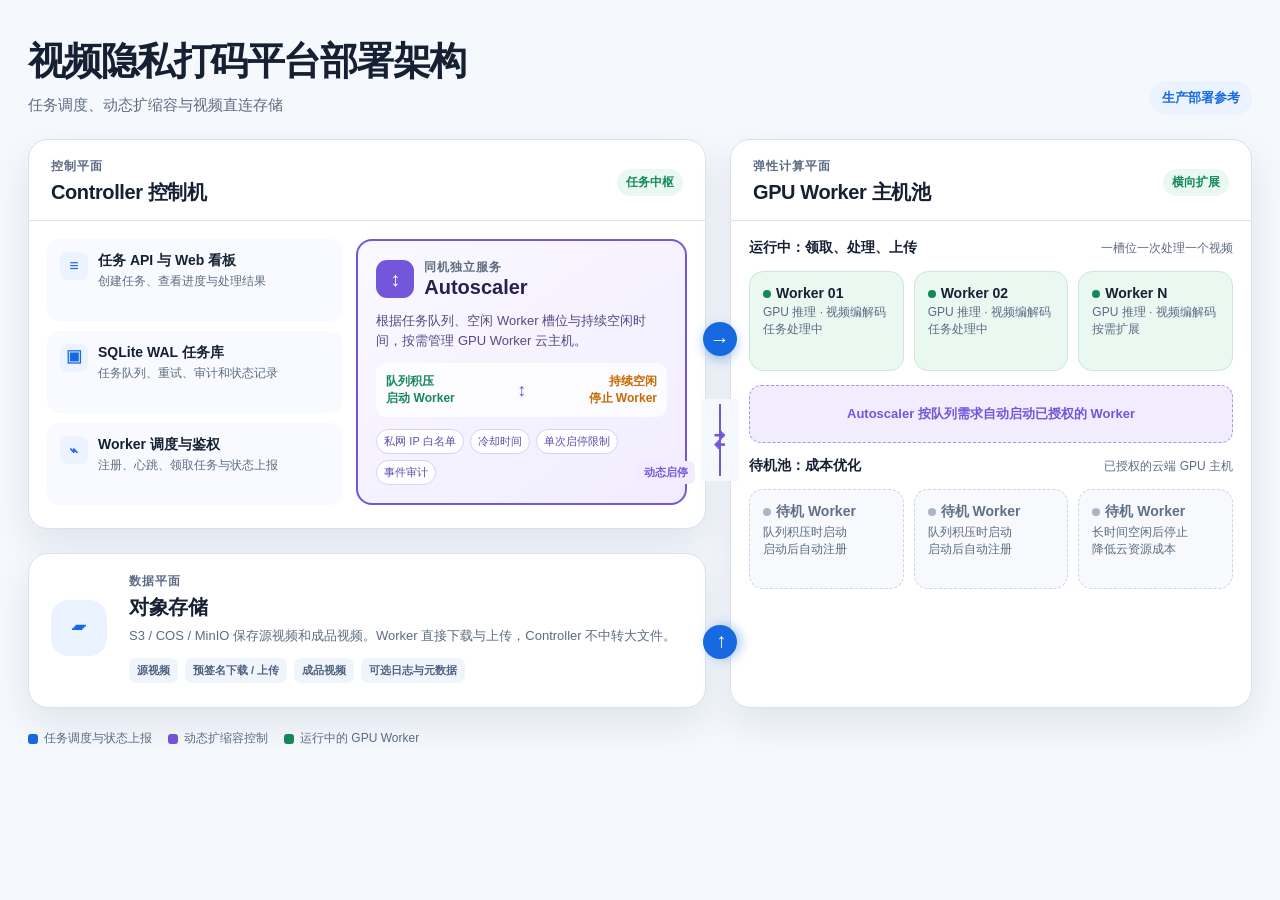
<file: introduction/部署架构图.html>
<!doctype html>
<html lang="zh-CN">
<head>
  <meta charset="utf-8">
  <meta name="viewport" content="width=device-width, initial-scale=1">
  <title>视频隐私打码平台部署架构</title>
  <style>
    :root {
      --ink: #162033;
      --muted: #5d6b82;
      --line: #d9e2ef;
      --surface: #ffffff;
      --canvas: #f5f8fc;
      --blue: #1769e0;
      --blue-soft: #eaf3ff;
      --purple: #7356d9;
      --purple-soft: #f1edff;
      --green: #16885b;
      --green-soft: #e9f8f0;
      --orange: #c96b00;
      --orange-soft: #fff4e7;
      --shadow: 0 16px 35px rgba(41, 67, 106, .10);
    }

    * { box-sizing: border-box; }

    body {
      margin: 0;
      color: var(--ink);
      background: var(--canvas);
      font-family: -apple-system, BlinkMacSystemFont, "Segoe UI", "PingFang SC", "Microsoft YaHei", sans-serif;
    }

    .page { max-width: 1440px; margin: 0 auto; padding: 36px 28px 48px; }

    .heading { display: flex; justify-content: space-between; gap: 24px; align-items: end; margin-bottom: 24px; }
    h1 { margin: 0; font-size: clamp(25px, 3vw, 38px); letter-spacing: -.04em; }
    .subtitle { margin: 9px 0 0; color: var(--muted); font-size: 15px; }
    .tag { flex: none; padding: 8px 12px; border-radius: 999px; color: var(--blue); background: var(--blue-soft); font-size: 13px; font-weight: 700; }

    .diagram { position: relative; display: grid; grid-template-columns: minmax(470px, 1.13fr) minmax(400px, .87fr); gap: 24px; }
    .column { display: grid; gap: 24px; }
    .card { position: relative; z-index: 1; overflow: hidden; border: 1px solid var(--line); border-radius: 20px; background: var(--surface); box-shadow: var(--shadow); }
    .card-header { display: flex; align-items: center; justify-content: space-between; padding: 18px 22px 14px; border-bottom: 1px solid var(--line); }
    .eyebrow { color: var(--muted); font-size: 12px; font-weight: 700; letter-spacing: .08em; }
    h2 { margin: 4px 0 0; font-size: 20px; letter-spacing: -.02em; }
    .chip { padding: 5px 9px; border-radius: 999px; background: var(--green-soft); color: var(--green); font-size: 12px; font-weight: 700; }

    .controller { min-height: 390px; }
    .controller-grid { display: grid; grid-template-columns: 1fr 1.12fr; gap: 14px; padding: 18px; }
    .controller-functions { display: grid; gap: 10px; }
    .function { display: flex; gap: 10px; align-items: flex-start; min-height: 64px; padding: 13px; border-radius: 12px; background: #f8faff; }
    .function-icon { display: grid; flex: none; width: 28px; height: 28px; place-items: center; border-radius: 8px; color: var(--blue); background: var(--blue-soft); font-weight: 800; }
    .function strong, .worker strong { display: block; font-size: 14px; }
    .function span, .worker span { display: block; margin-top: 3px; color: var(--muted); font-size: 12px; line-height: 1.45; }

    .autoscaler { display: grid; align-content: start; gap: 12px; padding: 18px; border: 2px solid var(--purple); border-radius: 16px; color: #29204f; background: linear-gradient(145deg, #faf8ff, var(--purple-soft)); }
    .autoscaler-top { display: flex; align-items: center; gap: 10px; }
    .autoscaler-icon { display: grid; width: 38px; height: 38px; place-items: center; border-radius: 11px; color: white; background: var(--purple); font-size: 20px; }
    .autoscaler h3 { margin: 0; font-size: 20px; }
    .autoscaler p { margin: 0; color: #554a82; font-size: 13px; line-height: 1.55; }
    .scale-rule { display: grid; grid-template-columns: 1fr auto 1fr; gap: 8px; align-items: center; padding: 10px; border-radius: 10px; background: rgba(255,255,255,.76); font-size: 12px; font-weight: 700; }
    .scale-up { color: var(--green); }
    .scale-down { color: var(--orange); text-align: right; }
    .rule-arrow { color: var(--purple); font-size: 18px; }
    .guardrails { display: flex; flex-wrap: wrap; gap: 6px; }
    .guardrails span { padding: 4px 7px; border: 1px solid #d9ceff; border-radius: 999px; color: #5d4daf; background: white; font-size: 11px; }

    .workers { min-height: 390px; }
    .workers-body { display: grid; gap: 14px; padding: 18px; }
    .worker-group-title { display: flex; justify-content: space-between; align-items: baseline; }
    .worker-group-title strong { font-size: 14px; }
    .worker-group-title span { color: var(--muted); font-size: 12px; }
    .worker-list { display: grid; grid-template-columns: repeat(3, 1fr); gap: 10px; }
    .worker { min-height: 100px; padding: 13px; border: 1px solid #cce7da; border-radius: 14px; background: var(--green-soft); }
    .worker.standby { border-style: dashed; border-color: #cad5e5; background: #f7f9fc; }
    .worker.standby strong { color: #607089; }
    .worker-dot { display: inline-block; width: 8px; height: 8px; margin-right: 5px; border-radius: 50%; background: var(--green); }
    .worker.standby .worker-dot { background: #aab6c5; }
    .scale-zone { display: grid; place-items: center; min-height: 58px; border: 1px dashed #a894ed; border-radius: 12px; color: var(--purple); background: var(--purple-soft); font-size: 13px; font-weight: 700; }

    .storage { min-height: 155px; }
    .storage-body { display: grid; grid-template-columns: 62px 1fr; gap: 16px; align-items: center; padding: 19px 22px; }
    .storage-icon { display: grid; width: 56px; height: 56px; place-items: center; border-radius: 18px; color: var(--blue); background: var(--blue-soft); font-size: 28px; }
    .storage p { margin: 5px 0 0; color: var(--muted); font-size: 13px; line-height: 1.5; }
    .storage-flow { display: flex; flex-wrap: wrap; gap: 7px; margin-top: 12px; }
    .storage-flow span { padding: 5px 8px; border-radius: 7px; background: #f0f5fc; color: #4d6180; font-size: 11px; font-weight: 700; }

    .arrow { position: absolute; z-index: 2; display: grid; place-items: center; width: 34px; height: 34px; border-radius: 50%; color: white; background: var(--blue); box-shadow: 0 4px 11px rgba(23,105,224,.35); font-size: 20px; }
    .arrow.controller-workers { top: 183px; left: calc(56.5% - 17px); }
    .arrow.storage-workers { top: 486px; left: calc(56.5% - 17px); transform: rotate(-90deg); }
    .autoscale-link { position: absolute; z-index: 3; top: 260px; left: calc(56.5% - 19px); display: grid; width: 38px; height: 82px; place-items: center; color: var(--purple); background: var(--canvas); font-size: 25px; font-weight: 800; }
    .autoscale-link::before { content: ""; position: absolute; z-index: -1; width: 2px; height: 72px; background: var(--purple); }
    .autoscale-label { position: absolute; z-index: 4; top: 322px; left: calc(56.5% - 83px); padding: 4px 7px; border-radius: 6px; color: var(--purple); background: var(--purple-soft); font-size: 11px; font-weight: 700; white-space: nowrap; }

    .legend { display: flex; flex-wrap: wrap; gap: 16px; margin: 22px 0 0; color: var(--muted); font-size: 12px; }
    .legend span { display: flex; gap: 6px; align-items: center; }
    .legend i { width: 10px; height: 10px; border-radius: 3px; background: var(--blue); }
    .legend i.purple { background: var(--purple); }
    .legend i.green { background: var(--green); }

    @media (max-width: 900px) {
      .diagram { grid-template-columns: 1fr; }
      .arrow, .autoscale-link, .autoscale-label { display: none; }
      .heading { align-items: flex-start; flex-direction: column; }
    }

    @media (max-width: 560px) {
      .page { padding: 22px 14px 32px; }
      .controller-grid { grid-template-columns: 1fr; }
      .worker-list { grid-template-columns: 1fr 1fr; }
    }
  </style>
</head>
<body>
  <main class="page">
    <header class="heading">
      <div>
        <h1>视频隐私打码平台部署架构</h1>
        <p class="subtitle">任务调度、动态扩缩容与视频直连存储</p>
      </div>
      <span class="tag">生产部署参考</span>
    </header>

    <section class="diagram" aria-label="视频隐私打码平台架构图">
      <div class="column">
        <section class="card controller" aria-labelledby="controller-title">
          <div class="card-header">
            <div><div class="eyebrow">控制平面</div><h2 id="controller-title">Controller 控制机</h2></div>
            <span class="chip">任务中枢</span>
          </div>
          <div class="controller-grid">
            <div class="controller-functions">
              <div class="function"><div class="function-icon">≡</div><div><strong>任务 API 与 Web 看板</strong><span>创建任务、查看进度与处理结果</span></div></div>
              <div class="function"><div class="function-icon">▣</div><div><strong>SQLite WAL 任务库</strong><span>任务队列、重试、审计和状态记录</span></div></div>
              <div class="function"><div class="function-icon">⌁</div><div><strong>Worker 调度与鉴权</strong><span>注册、心跳、领取任务与状态上报</span></div></div>
            </div>
            <section class="autoscaler" aria-label="Autoscaler 动态扩缩容服务">
              <div class="autoscaler-top"><div class="autoscaler-icon">↕</div><div><div class="eyebrow">同机独立服务</div><h3>Autoscaler</h3></div></div>
              <p>根据任务队列、空闲 Worker 槽位与持续空闲时间，按需管理 GPU Worker 云主机。</p>
              <div class="scale-rule"><span class="scale-up">队列积压<br>启动 Worker</span><span class="rule-arrow">↕</span><span class="scale-down">持续空闲<br>停止 Worker</span></div>
              <div class="guardrails"><span>私网 IP 白名单</span><span>冷却时间</span><span>单次启停限制</span><span>事件审计</span></div>
            </section>
          </div>
        </section>

        <section class="card storage" aria-labelledby="storage-title">
          <div class="storage-body">
            <div class="storage-icon">▰</div>
            <div><div class="eyebrow">数据平面</div><h2 id="storage-title">对象存储</h2><p>S3 / COS / MinIO 保存源视频和成品视频。Worker 直接下载与上传，Controller 不中转大文件。</p><div class="storage-flow"><span>源视频</span><span>预签名下载 / 上传</span><span>成品视频</span><span>可选日志与元数据</span></div></div>
          </div>
        </section>
      </div>

      <section class="card workers" aria-labelledby="workers-title">
        <div class="card-header">
          <div><div class="eyebrow">弹性计算平面</div><h2 id="workers-title">GPU Worker 主机池</h2></div>
          <span class="chip">横向扩展</span>
        </div>
        <div class="workers-body">
          <div class="worker-group-title"><strong>运行中：领取、处理、上传</strong><span>一槽位一次处理一个视频</span></div>
          <div class="worker-list">
            <div class="worker"><strong><i class="worker-dot"></i>Worker 01</strong><span>GPU 推理 · 视频编解码<br>任务处理中</span></div>
            <div class="worker"><strong><i class="worker-dot"></i>Worker 02</strong><span>GPU 推理 · 视频编解码<br>任务处理中</span></div>
            <div class="worker"><strong><i class="worker-dot"></i>Worker N</strong><span>GPU 推理 · 视频编解码<br>按需扩展</span></div>
          </div>
          <div class="scale-zone">Autoscaler 按队列需求自动启动已授权的 Worker</div>
          <div class="worker-group-title"><strong>待机池：成本优化</strong><span>已授权的云端 GPU 主机</span></div>
          <div class="worker-list">
            <div class="worker standby"><strong><i class="worker-dot"></i>待机 Worker</strong><span>队列积压时启动<br>启动后自动注册</span></div>
            <div class="worker standby"><strong><i class="worker-dot"></i>待机 Worker</strong><span>队列积压时启动<br>启动后自动注册</span></div>
            <div class="worker standby"><strong><i class="worker-dot"></i>待机 Worker</strong><span>长时间空闲后停止<br>降低云资源成本</span></div>
          </div>
        </div>
      </section>

      <span class="arrow controller-workers" aria-hidden="true">→</span>
      <span class="autoscale-link" aria-hidden="true">⇄</span>
      <span class="autoscale-label">动态启停</span>
      <span class="arrow storage-workers" aria-hidden="true">→</span>
    </section>

    <footer class="legend" aria-label="图例">
      <span><i></i>任务调度与状态上报</span>
      <span><i class="purple"></i>动态扩缩容控制</span>
      <span><i class="green"></i>运行中的 GPU Worker</span>
    </footer>
  </main>
</body>
</html>
</file>
